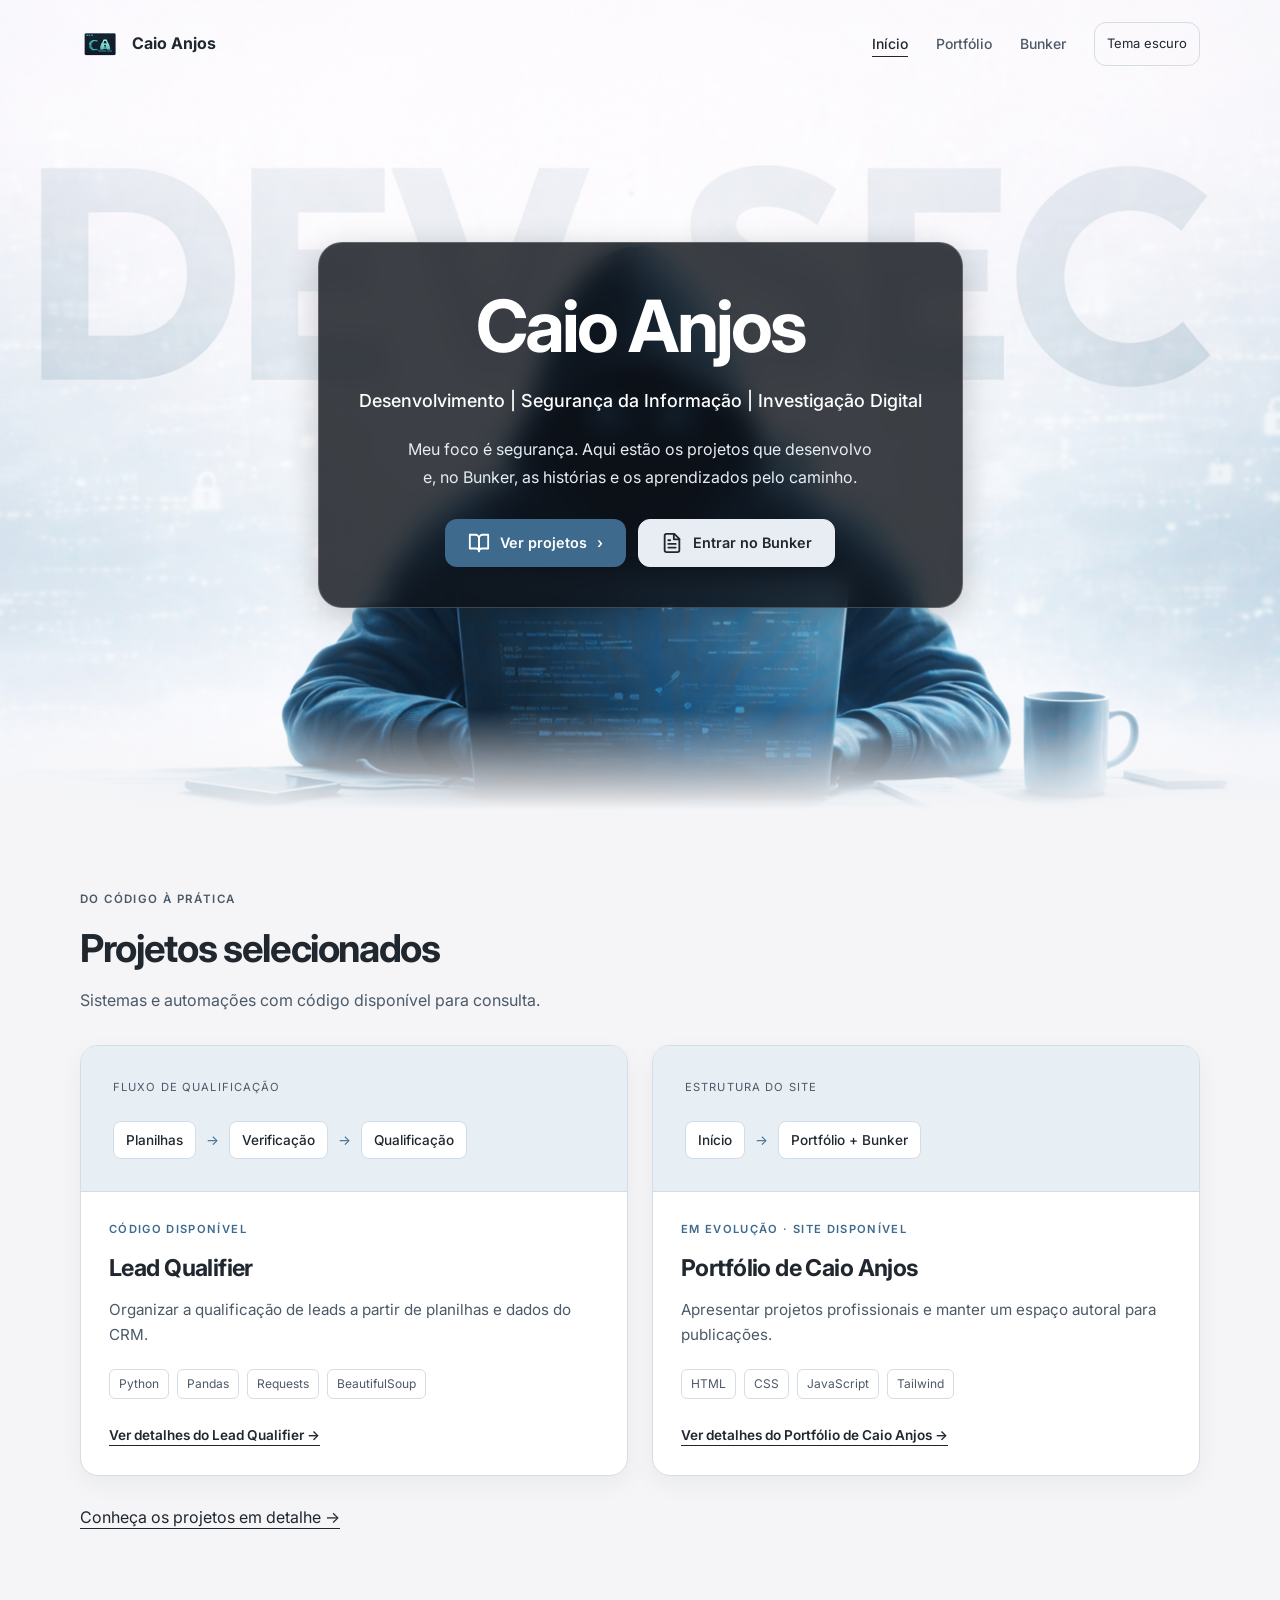
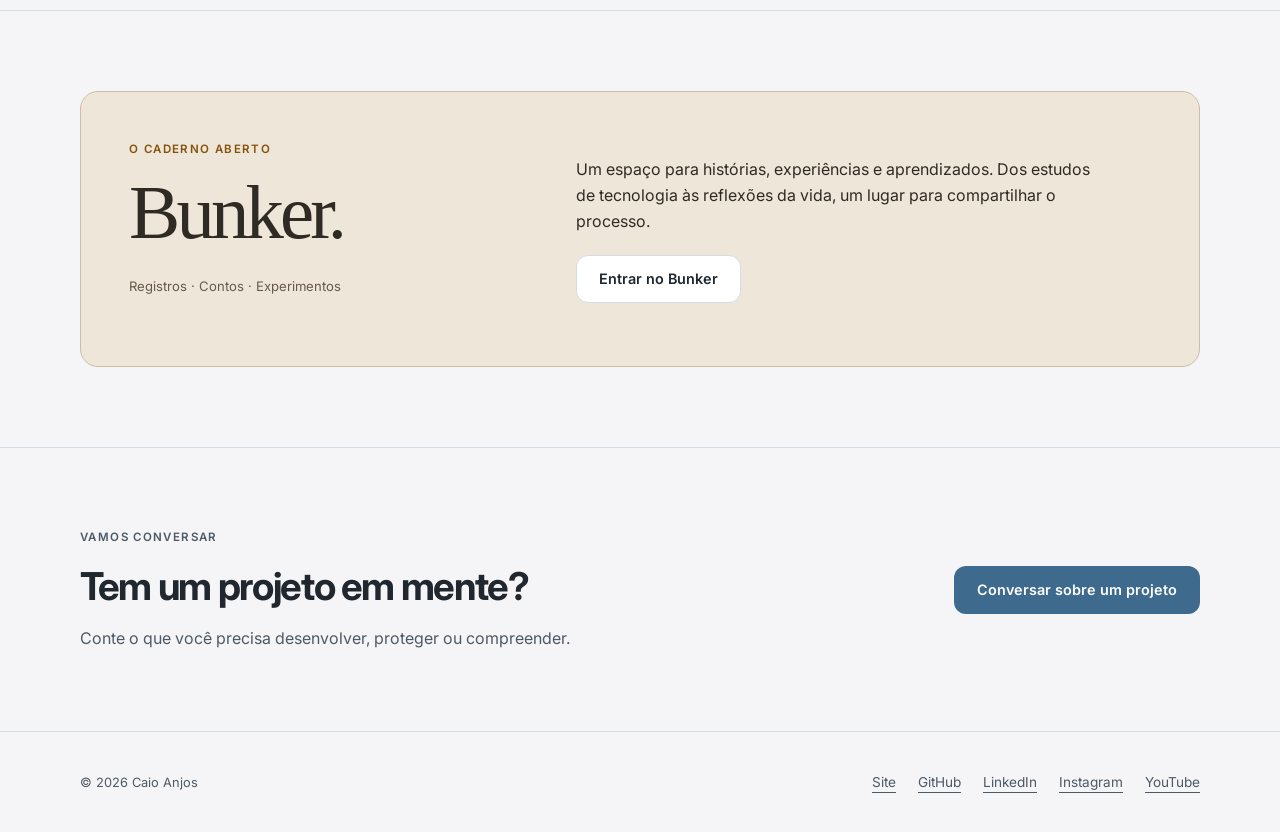
<file: index.html>
﻿<!DOCTYPE html>
<html lang="pt-BR">

<head>
    <meta charset="UTF-8">
    <meta name="viewport" content="width=device-width, initial-scale=1.0">
    <title>Caio Anjos — DEV.SEC</title>
    <meta name="description"
        content="Caio Anjos — Desenvolvimento, Segurança da Informação e Investigação Digital. Portfólio e Bunker.">
    <link rel="stylesheet" href="assets/css/base.css">
    <link rel="stylesheet" href="assets/css/hub.css">
    <link rel="preconnect" href="https://fonts.googleapis.com">
    <link rel="preconnect" href="https://fonts.gstatic.com" crossorigin>
    <link href="https://fonts.googleapis.com/css2?family=Inter:wght@400;500;600;700&display=swap" rel="stylesheet">
<meta property="og:title" content="Caio Anjos — Portfólio e Bunker">
<meta property="og:description" content="Projetos de desenvolvimento, segurança da informação e investigação digital. Histórias, experiências e aprendizados no Bunker.">
<link rel="icon" type="image/png" href="assets/img/Logo.png">
</head>

<body class="light-mode home-page">
<a class="skip-link" href="#main">Pular para o conteúdo</a>
 <div class="nav-overlay"></div><header>
 <div class="logo-container"><a href="index.html" aria-label="Caio Anjos — início"><img src="assets/img/Logo.png" alt="" class="logo"><span class="brand-name">Caio Anjos</span></a></div>
 <button class="hamburger" aria-label="Abrir menu" aria-expanded="false" aria-controls="site-nav"><span></span><span></span><span></span></button>
 <nav id="site-nav" aria-label="Navegação principal"><ul><li><a href="index.html" aria-current="page">Início</a></li><li><a href="portfolio/" >Portfólio</a></li><li><a href="bunker/" >Bunker</a></li>
 <li><button id="theme-toggle" class="btn-icon" aria-label="Alternar tema"><span class="sun-icon">Tema claro</span><span class="moon-icon">Tema escuro</span></button></li></ul></nav></header>

    <main id="main" tabindex="-1">
        <section class="hub-hero">
            <!-- Camadas de fundo — mesmo sistema do portfólio -->
            <div class="hero-background-layer layer-1"></div>
            <div class="hero-background-layer layer-2"></div>
            <div class="hero-background-layer layer-3"></div>
            <div class="hero-background-layer layer-4"></div>

            <div class="hub-content">
                <h1>Caio Anjos</h1>
                <p class="hub-subtitle">Desenvolvimento | Segurança da Informação | Investigação Digital</p>
                <p class="hub-description">
                    Meu foco é segurança. Aqui estão os projetos que desenvolvo e, no Bunker, as histórias e os aprendizados pelo caminho.
                </p>

                <div class="hub-buttons">
                    <a href="portfolio/#portfolio" class="btn-primary btn-lg">
                        <svg xmlns="http://www.w3.org/2000/svg" width="22" height="22" viewBox="0 0 24 24" fill="none"
                            stroke="currentColor" stroke-width="2" stroke-linecap="round" stroke-linejoin="round">
                            <path d="M2 3h6a4 4 0 0 1 4 4v14a3 3 0 0 0-3-3H2z"></path>
                            <path d="M22 3h-6a4 4 0 0 0-4 4v14a3 3 0 0 1 3-3h7z"></path>
                        </svg>
                        Ver projetos
                        <span class="arrow">›</span>
                    </a>
                    <a href="bunker/" class="btn-secondary btn-lg">
                        <svg xmlns="http://www.w3.org/2000/svg" width="22" height="22" viewBox="0 0 24 24" fill="none"
                            stroke="currentColor" stroke-width="2" stroke-linecap="round" stroke-linejoin="round">
                            <path d="M14.5 2H6a2 2 0 0 0-2 2v16a2 2 0 0 0 2 2h12a2 2 0 0 0 2-2V7.5L14.5 2z"></path>
                            <polyline points="14 2 14 8 20 8"></polyline>
                            <line x1="16" y1="13" x2="8" y2="13"></line>
                            <line x1="16" y1="17" x2="8" y2="17"></line>
                            <polyline points="10 9 9 9 8 9"></polyline>
                        </svg>
                        Entrar no Bunker
                    </a>
                </div>
            </div>
        </section>

<section class="section"><div class="site-container"><div class="section-heading"><p class="eyebrow">Do código à prática</p><h2>Projetos selecionados</h2><p>Sistemas e automações com código disponível para consulta.</p></div><div id="home-projects" class="projects-grid"></div><noscript><p><a class="inline-link" href="https://github.com/caiooanjos">Consulte meus projetos no GitHub.</a></p></noscript><div class="section-tail"><a class="inline-link" href="portfolio/#portfolio">Conheça os projetos em detalhe →</a></div></div></section>
<section class="section bunker-entry"><div class="site-container bunker-invitation"><div><p class="eyebrow">O caderno aberto</p><h2>Bunker.</h2><p class="format-line">Registros · Contos · Experimentos</p></div><div><p>Um espaço para histórias, experiências e aprendizados. Dos estudos de tecnologia às reflexões da vida, um lugar para compartilhar o processo.</p><a class="btn-secondary" href="bunker/">Entrar no Bunker</a><div id="home-publication" hidden></div></div></div></section>
<section id="contato" class="section contact-section"><div class="site-container contact-inner"><div class="contact-copy"><p class="eyebrow">Vamos conversar</p><h2>Tem um projeto em mente?</h2><p>Conte o que você precisa desenvolver, proteger ou compreender.</p></div><a class="btn-primary" href="mailto:caioanjos@souaglaia.com">Conversar sobre um projeto</a></div></section></main>

    <footer class="site-footer"><div class="site-container footer-inner"><p>© 2026 Caio Anjos</p><div class="social-links" aria-label="Redes e contato"><a href="https://caioanjos.online">Site</a><a href="https://github.com/caiooanjos">GitHub</a><a href="https://www.linkedin.com/in/caiooanjo/">LinkedIn</a><a href="https://instagram.com/oanjoscaio">Instagram</a><a href="https://www.youtube.com/@ocaioanjos">YouTube</a></div></div></footer>

    <script src="assets/js/base.js"></script>
    <script src="assets/js/projects.js"></script><script src="bunker/publications.js"></script><script src="assets/js/publications.js"></script><script src="assets/js/hub.js"></script>
</body>

</html>
</file>
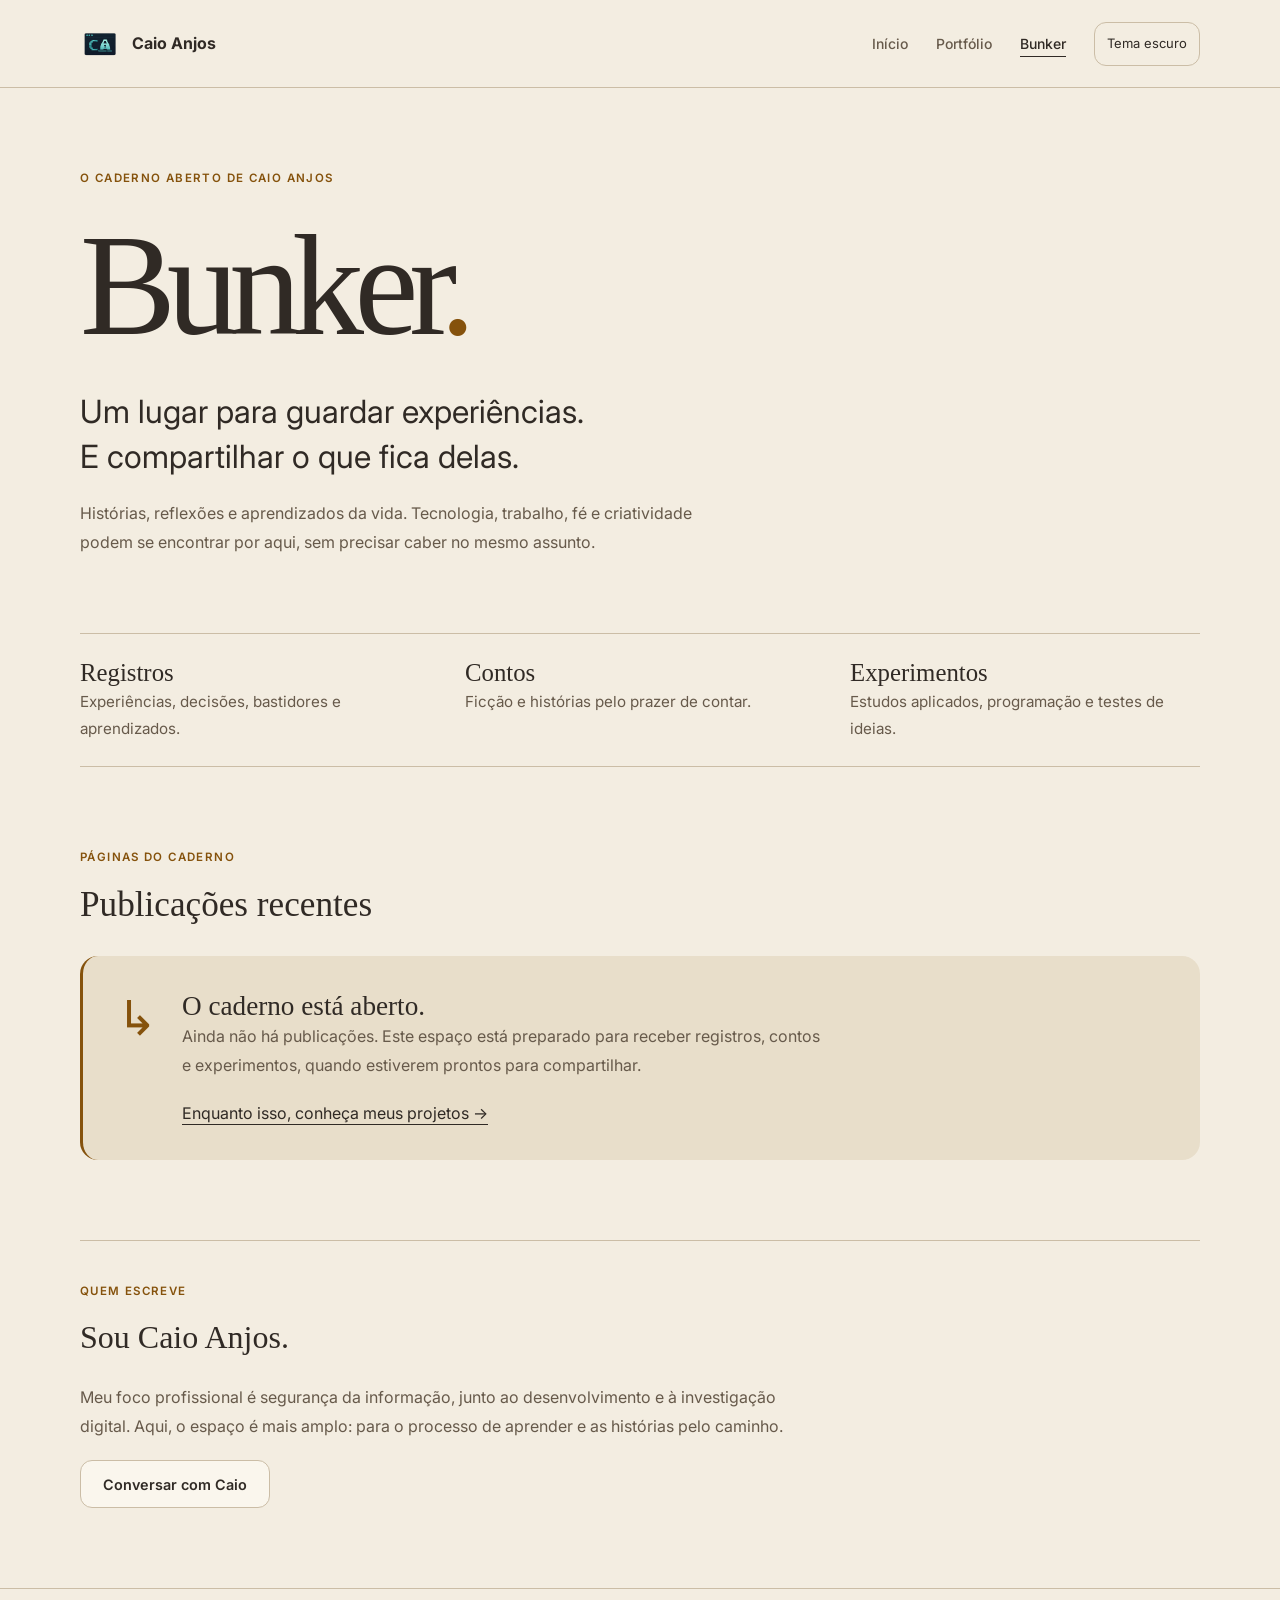
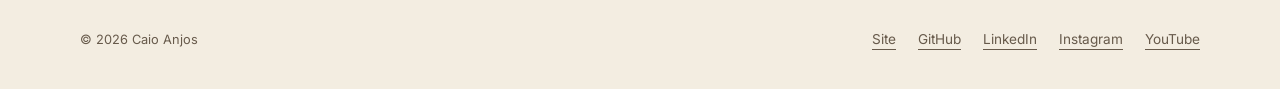
<file: bunker/index.html>
<!doctype html><html lang="pt-BR"><head><meta charset="utf-8"><meta name="viewport" content="width=device-width, initial-scale=1"><title>Bunker — Caio Anjos</title><meta name="description" content="Histórias, experiências e aprendizados de Caio Anjos. Registros, contos e experimentos."><meta property="og:title" content="Bunker — Caio Anjos"><meta property="og:description" content="Histórias, experiências e aprendizados de Caio Anjos. Registros, contos e experimentos."><link rel="stylesheet" href="../assets/css/base.css"><link rel="stylesheet" href="../bunker/bunker.css"><link rel="icon" type="image/png" href="../assets/img/Logo.png">
<link rel="preconnect" href="https://fonts.googleapis.com"><link rel="preconnect" href="https://fonts.gstatic.com" crossorigin><link href="https://fonts.googleapis.com/css2?family=Inter:wght@400;500;600;700&display=swap" rel="stylesheet"></head><body class="light-mode bunker"><a class="skip-link" href="#main">Pular para o conteúdo</a>
 <div class="nav-overlay"></div><header>
 <div class="logo-container"><a href="../index.html" aria-label="Caio Anjos — início"><img src="../assets/img/Logo.png" alt="" class="logo"><span class="brand-name">Caio Anjos</span></a></div>
 <button class="hamburger" aria-label="Abrir menu" aria-expanded="false" aria-controls="site-nav"><span></span><span></span><span></span></button>
 <nav id="site-nav" aria-label="Navegação principal"><ul><li><a href="../index.html" >Início</a></li><li><a href="../portfolio/" >Portfólio</a></li><li><a href="../bunker/" aria-current="page">Bunker</a></li>
 <li><button id="theme-toggle" class="btn-icon" aria-label="Alternar tema"><span class="sun-icon">Tema claro</span><span class="moon-icon">Tema escuro</span></button></li></ul></nav></header><main id="main" tabindex="-1" class="bunker-main"><section class="bunker-intro"><p class="eyebrow">O caderno aberto de Caio Anjos</p><h1>Bunker<span aria-hidden="true">.</span></h1><p class="intro-copy">Um lugar para guardar experiências.<br>E compartilhar o que fica delas.</p><p>Histórias, reflexões e aprendizados da vida. Tecnologia, trabalho, fé e criatividade podem se encontrar por aqui, sem precisar caber no mesmo assunto.</p></section><section class="formats" aria-label="Formatos do Bunker"><div><h2>Registros</h2><p>Experiências, decisões, bastidores e aprendizados.</p></div><div><h2>Contos</h2><p>Ficção e histórias pelo prazer de contar.</p></div><div><h2>Experimentos</h2><p>Estudos aplicados, programação e testes de ideias.</p></div></section><section id="featured" hidden aria-label="Publicação em destaque"></section><section class="recent"><p class="eyebrow">Páginas do caderno</p><h2>Publicações recentes</h2><div id="publications"><div class="empty-state"><span class="note-mark" aria-hidden="true">↳</span><div><h3>O caderno está aberto.</h3><p>Ainda não há publicações. Este espaço está preparado para receber registros, contos e experimentos, quando estiverem prontos para compartilhar.</p><a class="inline-link" href="../portfolio/#portfolio">Enquanto isso, conheça meus projetos →</a></div></div></div><noscript><p>A lista de publicações precisa de JavaScript. Ainda não há publicações nesta versão.</p></noscript></section><aside class="author"><p class="eyebrow">Quem escreve</p><h2>Sou Caio Anjos.</h2><p>Meu foco profissional é segurança da informação, junto ao desenvolvimento e à investigação digital. Aqui, o espaço é mais amplo: para o processo de aprender e as histórias pelo caminho.</p><a class="btn-secondary" href="mailto:caioanjos@souaglaia.com">Conversar com Caio</a></aside></main><footer class="site-footer"><div class="site-container footer-inner"><p>© 2026 Caio Anjos</p><div class="social-links" aria-label="Redes e contato"><a href="https://caioanjos.online">Site</a><a href="https://github.com/caiooanjos">GitHub</a><a href="https://www.linkedin.com/in/caiooanjo/">LinkedIn</a><a href="https://instagram.com/oanjoscaio">Instagram</a><a href="https://www.youtube.com/@ocaioanjos">YouTube</a></div></div></footer><script src="../assets/js/base.js"></script><script src="publications.js"></script><script src="../assets/js/publications.js"></script><script src="bunker.js"></script></body></html>
</file>
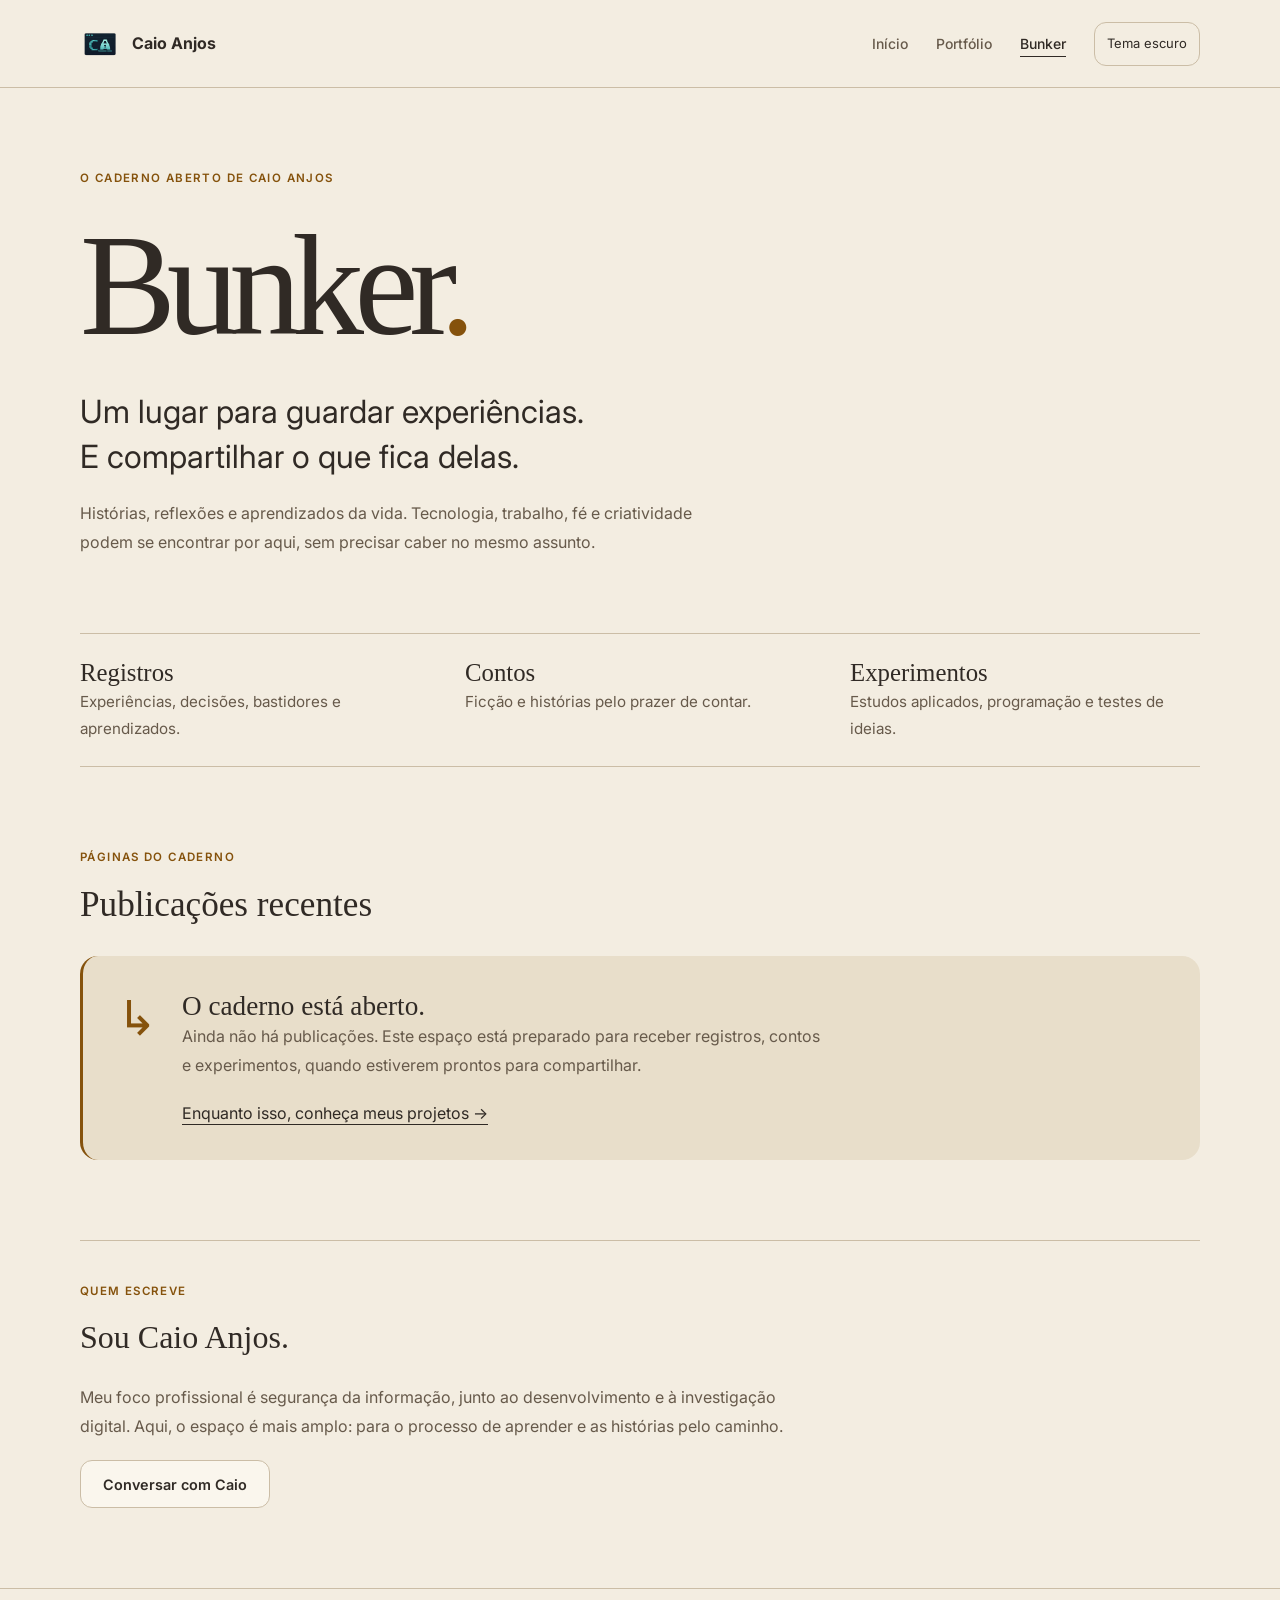
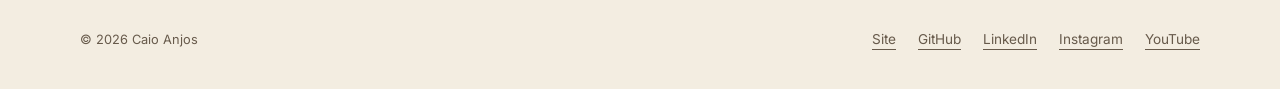
<file: lab/index.html>
<!doctype html><html lang="pt-BR"><head><meta charset="utf-8"><meta name="viewport" content="width=device-width, initial-scale=1"><title>Bunker — Caio Anjos</title><meta name="description" content="O espaço autoral de Caio Anjos agora é o Bunker."><meta http-equiv="refresh" content="0;url=../bunker/"><script>location.replace('../bunker/' + location.search + location.hash);</script></head><body><p>Este espaço agora é o Bunker. <a href="../bunker/">Entrar no Bunker</a>.</p></body></html>
</file>
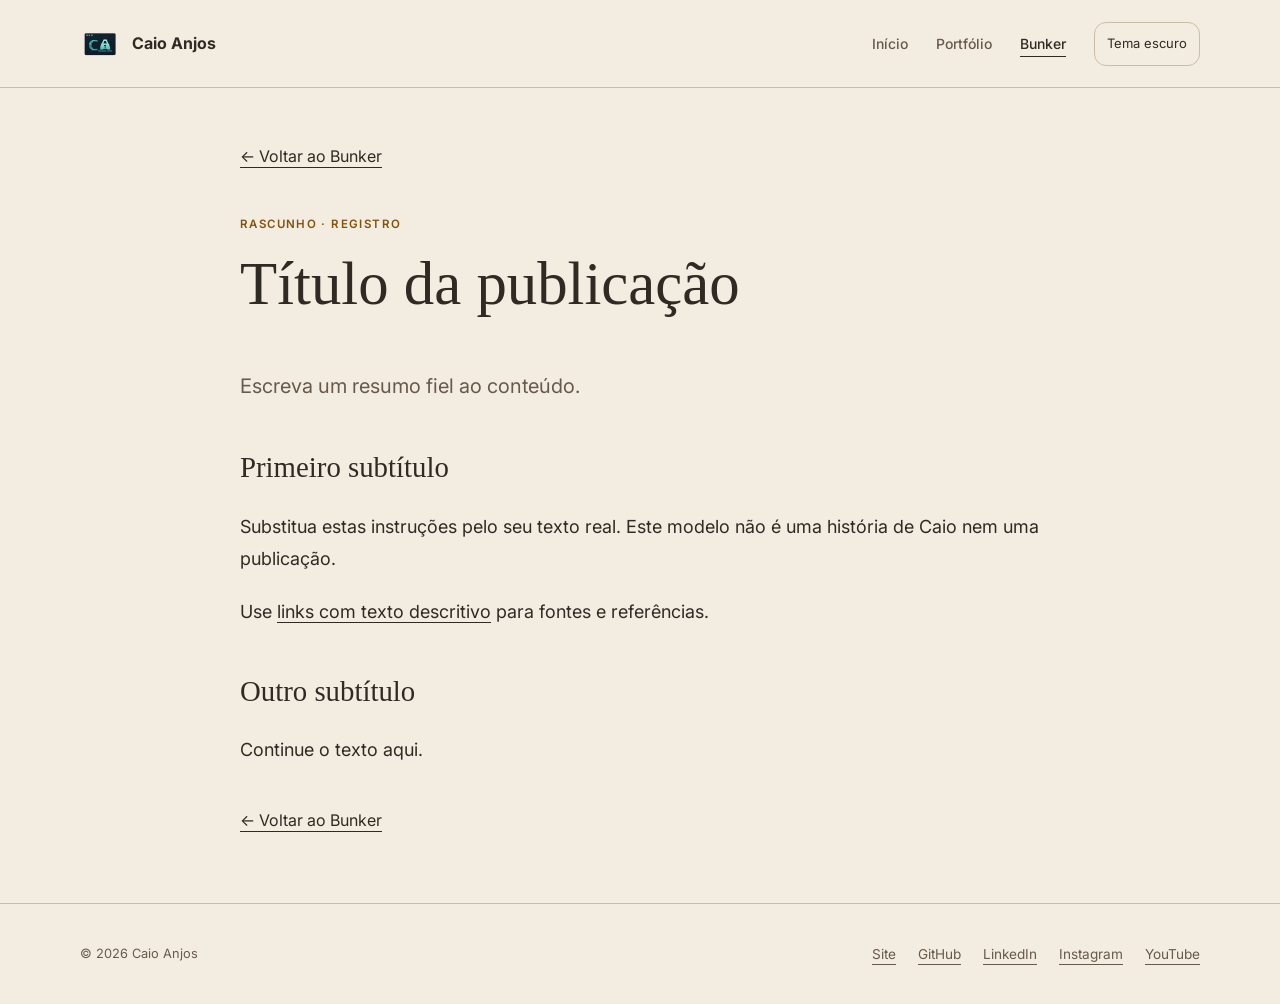
<file: drafts/publicacao.html>
<!doctype html><html lang="pt-BR"><head><meta charset="utf-8"><meta name="viewport" content="width=device-width, initial-scale=1"><title>Rascunho — título da publicação</title><meta name="description" content="Modelo não publicado. Substituir pelo resumo real."><meta property="og:title" content="Rascunho — título da publicação"><meta property="og:description" content="Modelo não publicado. Substituir pelo resumo real."><link rel="stylesheet" href="../assets/css/base.css"><link rel="stylesheet" href="../bunker/bunker.css"><meta name="robots" content="noindex, nofollow"><link rel="icon" type="image/png" href="../assets/img/Logo.png">
<link rel="preconnect" href="https://fonts.googleapis.com"><link rel="preconnect" href="https://fonts.gstatic.com" crossorigin><link href="https://fonts.googleapis.com/css2?family=Inter:wght@400;500;600;700&display=swap" rel="stylesheet"></head><body class="light-mode bunker"><a class="skip-link" href="#main">Pular para o conteúdo</a>
 <div class="nav-overlay"></div><header>
 <div class="logo-container"><a href="../index.html" aria-label="Caio Anjos — início"><img src="../assets/img/Logo.png" alt="" class="logo"><span class="brand-name">Caio Anjos</span></a></div>
 <button class="hamburger" aria-label="Abrir menu" aria-expanded="false" aria-controls="site-nav"><span></span><span></span><span></span></button>
 <nav id="site-nav" aria-label="Navegação principal"><ul><li><a href="../index.html" >Início</a></li><li><a href="../portfolio/" >Portfólio</a></li><li><a href="../bunker/" aria-current="page">Bunker</a></li>
 <li><button id="theme-toggle" class="btn-icon" aria-label="Alternar tema"><span class="sun-icon">Tema claro</span><span class="moon-icon">Tema escuro</span></button></li></ul></nav></header><main id="main" tabindex="-1" class="bunker-main reading"><article><a class="inline-link" href="../bunker/">← Voltar ao Bunker</a><p class="eyebrow">Rascunho · Registro</p><h1>Título da publicação</h1><p class="article-summary">Escreva um resumo fiel ao conteúdo.</p><!-- Na publicação, inserir: <time datetime="AAAA-MM-DD">data real por extenso</time> -->
<!-- Etiquetas opcionais: <ul class="tags"><li>Tecnologia</li></ul> -->
<!-- Capa opcional: <figure><img src="../assets/img/sua-capa.jpg" alt="Descrição da imagem"><figcaption>Legenda e crédito.</figcaption></figure> -->
<div class="prose"><h2>Primeiro subtítulo</h2><p>Substitua estas instruções pelo seu texto real. Este modelo não é uma história de Caio nem uma publicação.</p><p>Use <a href="../portfolio/">links com texto descritivo</a> para fontes e referências.</p><h2>Outro subtítulo</h2><p>Continue o texto aqui.</p>
<!-- Imagem no texto: <figure><img src="../assets/img/sua-imagem.jpg" alt="Descrição útil" loading="lazy"><figcaption>Legenda.</figcaption></figure> -->
<!-- Vídeo opcional: <video controls preload="metadata"><source src="../assets/video/seu-video.mp4" type="video/mp4"><track kind="captions" src="../assets/video/legendas.vtt" srclang="pt-BR" label="Português" default></video><p>Transcrição ou resumo do vídeo.</p> -->
</div><a class="inline-link" href="../bunker/">← Voltar ao Bunker</a></article></main><footer class="site-footer"><div class="site-container footer-inner"><p>© 2026 Caio Anjos</p><div class="social-links" aria-label="Redes e contato"><a href="https://caioanjos.online">Site</a><a href="https://github.com/caiooanjos">GitHub</a><a href="https://www.linkedin.com/in/caiooanjo/">LinkedIn</a><a href="https://instagram.com/oanjoscaio">Instagram</a><a href="https://www.youtube.com/@ocaioanjos">YouTube</a></div></div></footer><script src="../assets/js/base.js"></script></body></html>
</file>
<file: assets/css/base.css>
﻿/* Shared visual foundation: navigation, spacing, surfaces and interaction. */
:root {
    --font-main: 'Inter', 'Segoe UI', sans-serif;
    --content-width: 1120px;
    --gutter: 28px;
    --section-space: 80px;
    --header-height: 88px;
    --radius: 18px;
    --control-radius: 12px;
    --transition-speed: .2s;
    --accent-cyan: #95fdf5;
}
* { box-sizing: border-box; }
html { scroll-padding-top: 24px; }
body {
    --bg-main: #f5f5f7; --bg-card: #ffffff; --bg-card-hover: #eaf0f4;
    --text-main: #20272f; --text-sec: #4c5967; --text-mut: #596779;
    --accent: #3e6a8e; --accent-hover: #315573; --accent-light: #e7eef4;
    --border-color: #d4dde5; --button-ink: #ffffff;
    --shadow: 0 8px 24px rgba(25, 44, 60, .05);
    margin: 0; background: var(--bg-main); color: var(--text-main);
    font-family: var(--font-main); font-size: 16px; line-height: 1.65;
    transition: background-color var(--transition-speed), color var(--transition-speed);
}
body.dark-mode {
    --bg-main: #0d1117; --bg-card: #171f28; --bg-card-hover: #202c37;
    --text-main: #f0f4f7; --text-sec: #c1ccd6; --text-mut: #a6b7c7;
    --accent: #95fdf5; --accent-hover: #bafff9; --accent-light: #20363b;
    --border-color: #354351; --button-ink: #142328;
    --shadow: 0 8px 24px rgba(0, 0, 0, .12);
}
a { text-decoration: none; color: inherit; }
button, input, textarea { font: inherit; }
button { cursor: pointer; }
img { max-width: 100%; }
h1, h2, h3, p { margin-top: 0; }
h1, h2, h3 { line-height: 1.2; }
p { margin-bottom: 20px; }
::selection { background: var(--accent-light); color: var(--text-main); }
.site-container { width: min(var(--content-width), calc(100% - var(--gutter) * 2)); margin-inline: auto; }
.section { padding-block: var(--section-space); }
.section-heading { margin-bottom: 32px; max-width: 690px; }
.section-heading h2, .contact-copy h2 { font-size: clamp(1.8rem, 3vw, 2.5rem); font-weight: 700; letter-spacing: -.035em; margin-bottom: 16px; }
.section-heading p, .contact-copy p { color: var(--text-sec); }
.eyebrow { color: var(--accent); font-size: .72rem; text-transform: uppercase; letter-spacing: .12em; font-weight: 600; margin-bottom: 16px; }
.inline-link { text-decoration: underline; text-underline-offset: 5px; }
.inline-link:hover { color: var(--accent); }
.actions { display: flex; align-items: center; gap: 12px; flex-wrap: wrap; }
/* Identical header geometry across every route; only the home overlays its banner. */
header {
    position: relative; z-index: 60; display: flex; align-items: center; justify-content: space-between;
    gap: 20px; min-height: var(--header-height);
    padding: 18px max(var(--gutter), calc((100% - var(--content-width)) / 2));
    border-bottom: 1px solid var(--border-color);
}
.home-page header { position: absolute; width: 100%; border-color: transparent; }
.logo-container a { display: flex; align-items: center; gap: 12px; }
.logo { display: block; width: 40px; height: 40px; object-fit: contain; }
.brand-name { font-weight: 700; font-size: 16px; white-space: nowrap; }
nav ul { display: flex; list-style: none; gap: 28px; align-items: center; margin: 0; padding: 0; }
nav a { display: inline-flex; align-items: center; min-height: 44px; font-size: 14px; font-weight: 500; color: var(--text-sec); }
nav a:hover, nav a[aria-current='page'] { color: var(--text-main); }
nav a[aria-current='page'] { text-decoration: underline; text-underline-offset: 7px; }
.btn-icon { display: inline-flex; align-items: center; justify-content: center; min-height: 44px; padding: 8px 12px; background: transparent; color: inherit; border: 1px solid var(--border-color); border-radius: var(--control-radius); font-size: 13px; }
.btn-icon:hover { background: var(--bg-card-hover); }
.sun-icon { display: none; }
.moon-icon { display: block; }
.dark-mode .sun-icon { display: block; }
.dark-mode .moon-icon { display: none; }
.btn-primary, .btn-secondary {
    display: inline-flex; align-items: center; justify-content: center; gap: 10px;
    min-height: 48px; padding: 12px 22px; border: 1px solid transparent;
    border-radius: var(--control-radius); font: 600 .9rem/1.5 var(--font-main);
    text-align: center; text-decoration: none; transition: background-color var(--transition-speed), border-color var(--transition-speed);
}
.btn-primary { color: var(--button-ink); background: var(--accent); }
.btn-primary:hover { background: var(--accent-hover); }
.btn-secondary { background: var(--bg-card); border-color: var(--border-color); color: var(--text-main); }
.btn-secondary:hover { background: var(--bg-card-hover); border-color: var(--accent); }
.btn-primary svg, .btn-secondary svg { flex: none; }
.site-footer { padding-block: 28px; border-top: 1px solid var(--border-color); font-size: .8rem; color: var(--text-sec); }
.footer-inner { display: flex; align-items: center; justify-content: space-between; gap: 18px; }
.site-footer p { margin: 0; }
.social-links { display: flex; gap: 12px 22px; flex-wrap: wrap; }
.social-links a { display: inline-flex; align-items: center; min-height: 44px; font-size: .85rem; text-decoration: underline; text-underline-offset: 5px; }
.social-links a:hover { color: var(--accent); }
.contact-section { border-top: 1px solid var(--border-color); }
.contact-inner { display: flex; align-items: center; justify-content: space-between; gap: 40px; }
.contact-copy { max-width: 650px; }
.contact-copy p:last-child { margin-bottom: 0; }
/* Project components reused by the home, portfolio and opening highlight. */
.projects-grid { display: grid; grid-template-columns: repeat(2, minmax(0, 1fr)); gap: 24px; }
.project-card { background: var(--bg-card); border: 1px solid var(--border-color); border-radius: var(--radius); overflow: hidden; box-shadow: var(--shadow); min-width: 0; }
.project-visual { padding: 32px; background: var(--accent-light); border-bottom: 1px solid var(--border-color); }
.project-visual p { color: var(--text-sec); font-size: .7rem; letter-spacing: .1em; text-transform: uppercase; margin-bottom: 24px; }
.project-flow { display: flex; align-items: center; flex-wrap: wrap; gap: 10px; font: 500 .85rem/1.5 var(--font-main); }
.project-flow span { padding: 8px 12px; background: var(--bg-card); border: 1px solid var(--border-color); border-radius: 8px; }
.project-flow b { color: var(--accent); font-weight: 400; }
.project-content { padding: 28px; }
.project-content h2, .project-content h3 { font-size: 1.45rem; font-weight: 700; letter-spacing: -.025em; margin: 0 0 14px; }
.project-content p { color: var(--text-sec); font-size: .95rem; }
.project-content .eyebrow { color: var(--accent); font-size: .7rem; }
.project-tags { list-style: none; padding: 0; display: flex; flex-wrap: wrap; gap: 8px; margin: 22px 0; }
.project-tags li { padding: 4px 9px; border: 1px solid var(--border-color); border-radius: 6px; font-size: .75rem; color: var(--text-sec); }
.project-details { border-top: 1px solid var(--border-color); padding-top: 16px; margin: 20px 0; }
.project-details summary { cursor: pointer; font-size: .85rem; font-weight: 600; }
.project-details p { margin-top: 14px; }
.project-card .inline-link { font-size: .85rem; font-weight: 600; }
.section-tail { margin-top: 28px; }
/* Mobile navigation and keyboard interaction. */
.hamburger { display: none; flex-direction: column; gap: 5px; background: none; border: none; color: inherit; min-width: 44px; min-height: 44px; align-items: center; justify-content: center; padding: 5px; z-index: 100; }
.hamburger span { display: block; width: 24px; height: 2px; background: currentColor; transition: transform var(--transition-speed), opacity var(--transition-speed); }
.hamburger.active span:nth-child(1) { transform: translateY(7px) rotate(45deg); }
.hamburger.active span:nth-child(2) { opacity: 0; }
.hamburger.active span:nth-child(3) { transform: translateY(-7px) rotate(-45deg); }
.nav-overlay { display: none; position: fixed; inset: 0; background: rgba(0,0,0,.45); z-index: 40; }
:focus-visible { outline: 3px solid var(--accent); outline-offset: 5px; }
.skip-link { position: fixed; top: 10px; left: 16px; transform: translateY(-170%); padding: 12px 18px; background: var(--bg-card); color: var(--text-main); z-index: 200; }
.skip-link:focus { transform: translateY(0); }
@media (max-width: 768px) {
    :root { --gutter: 22px; --section-space: 52px; --header-height: 80px; }
    header { padding-block: 17px; gap: 12px; }
    .hamburger { display: flex; }
    nav { position: fixed; inset: 0 0 0 auto; width: min(82%, 320px); height: 100dvh; padding: 88px 28px 28px; background: var(--bg-card); z-index: 50; transform: translateX(100%); visibility: hidden; transition: transform var(--transition-speed); overflow-y: auto; }
    nav.open { transform: translateX(0); visibility: visible; }
    nav ul { flex-direction: column; align-items: flex-start; gap: 18px; }
    nav a { font-size: 16px; }
    .nav-overlay.show { display: block; }
    .projects-grid { grid-template-columns: 1fr; }
    .project-visual, .project-content { padding: 24px; }
    .contact-inner, .footer-inner { flex-direction: column; align-items: flex-start; gap: 24px; }
}
@media (prefers-reduced-motion: reduce) {
    *, *::before, *::after { animation: none !important; transition: none !important; scroll-behavior: auto !important; }
}
</file>
<file: assets/css/hub.css>
﻿/* Original cinematic composition; shared components continue below it. */
.hub-hero { position: relative; min-height: 90svh; display: flex; align-items: center; justify-content: center; padding: 140px var(--gutter) 100px; overflow: hidden; }
.hero-background-layer { position: absolute; inset: 0; background-size: cover; background-position: center; background-repeat: no-repeat; transition: opacity var(--transition-speed); }
.light-mode .layer-1 { background-image: url('../img/Background Claro.png'); z-index: 1; }
.light-mode .layer-2 { background-image: url('../img/Feixes de luz.png'); z-index: 2; opacity: .6; mix-blend-mode: overlay; }
.light-mode .layer-3, .light-mode .layer-4 { display: none; }
.dark-mode .layer-1 { background-image: url('../img/Background DevSec.png'); z-index: 1; }
.dark-mode .layer-2 { background-image: url('../img/Feixes de luz.png'); z-index: 2; mix-blend-mode: screen; }
.dark-mode .layer-3 { background-image: url('../img/Homem Luz de fundo.png'); z-index: 3; }
.dark-mode .layer-4 { background-image: url('../img/Contraste.png'); z-index: 4; mix-blend-mode: overlay; }
.hub-hero::after { content: ''; position: absolute; inset: auto 0 0; height: 100px; z-index: 5; background: linear-gradient(transparent, var(--bg-main)); pointer-events: none; }
.hub-content { position: relative; z-index: 10; max-width: 700px; padding: 40px; text-align: center; border-radius: 24px; color: #fff; background: rgba(13,17,23,.8); backdrop-filter: blur(12px); border: 1px solid rgba(255,255,255,.2); box-shadow: 0 8px 32px rgba(0,0,0,.2); }
.dark-mode .hub-content { background: rgba(13,17,23,.86); }
.hub-content h1 { font-size: clamp(2.6rem, 6vw, 4.5rem); font-weight: 700; margin: 0 0 18px; letter-spacing: -.04em; }
.dark-mode .hub-content h1 { color: var(--accent-cyan); }
.hub-subtitle { font-size: 1.12rem; font-weight: 500; line-height: 1.55; margin-bottom: 20px; }
.hub-description { font-size: 1rem; line-height: 1.75; margin: 0 auto 28px; max-width: 480px; color: #e4edf4; }
.hub-buttons { display: flex; gap: 12px; justify-content: center; flex-wrap: wrap; }
.hub-content .btn-secondary { background: #e7edf2; color: #20272f; border-color: #e7edf2; }
.hub-content .btn-secondary:hover { background: #fff; }
.hub-content :focus-visible { outline-color: #95fdf5; }
.bunker-entry { border-top: 1px solid var(--border-color); }
.bunker-invitation { display: grid; grid-template-columns: .8fr 1.2fr; gap: 64px; align-items: center; background: #eee6d8; color: #302a25; border: 1px solid #cbbda6; border-radius: var(--radius); padding: 48px; }
.bunker-invitation h2 { font: 400 clamp(3rem,6vw,4.8rem)/1 Georgia, serif; letter-spacing: -.05em; margin-bottom: 24px; }
.bunker-invitation .eyebrow { color: #85520c; }
.bunker-invitation p { max-width: 520px; }
.bunker-invitation .format-line { font-size: .82rem; color: #675a4b; }
.dark-mode .bunker-invitation { background: #28231d; color: #f3ede1; border-color: #625440; }
.dark-mode .bunker-invitation .eyebrow { color: #efbb65; }
.dark-mode .bunker-invitation .format-line { color: #c5b8a4; }
#home-publication:not([hidden]) { border-top: 1px solid currentColor; margin-top: 28px; padding-top: 20px; }
#home-publication h3 { font: 400 1.5rem/1.3 Georgia, serif; }
@media (max-width: 768px) {
    .hub-hero { min-height: 85svh; padding: 120px var(--gutter) 80px; }
    .hub-content { padding: 28px 20px; }
    .hub-subtitle { font-size: .95rem; }
    .hub-description { font-size: .92rem; }
    .bunker-invitation { grid-template-columns: 1fr; gap: 12px; padding: 28px; }
}
@media (max-width: 480px) { .hub-buttons a { width: 100%; } }
</file>
<file: bunker/bunker.css>
﻿/* Paper, walnut, graphite and amber: the Bunker notebook. */
body.bunker { --paper: #f3ede1; --ink: #302a25; --muted: #675a4b; --line: #cbbda6; --note: #e8deca; --amber: #85520c; --bg-main: var(--paper); --bg-card: #faf6ed; --bg-card-hover: var(--note); --text-main: var(--ink); --text-sec: var(--muted); --border-color: var(--line); --accent: var(--amber); --accent-hover: #684009; --button-ink: #fff; }
body.bunker.dark-mode { --paper: #211e1a; --ink: #f3ede1; --muted: #c5b8a4; --line: #625440; --note: #302a23; --amber: #efbb65; --bg-card: #28231d; --accent-hover: #ffd48e; --button-ink: #211e1a; }
.bunker-main { width: min(var(--content-width), calc(100% - var(--gutter) * 2)); margin: auto; }
.bunker-intro { max-width: 800px; padding: var(--section-space) 0 56px; }
.bunker .eyebrow { color: var(--amber); }
.bunker h1, .bunker h2, .bunker h3 { font-family: Georgia, 'Times New Roman', serif; font-weight: 400; }
.bunker-intro h1 { font-size: clamp(5rem, 13vw, 9rem); letter-spacing: -.065em; line-height: 1; margin: 25px 0 32px; }
.bunker-intro h1 span { color: var(--amber); }
.bunker-intro .intro-copy { font-size: clamp(1.4rem, 3vw, 2rem); line-height: 1.4; color: var(--ink); }
.bunker-main p { line-height: 1.8; }
.bunker-intro > p:last-child { max-width: 620px; color: var(--muted); }
.formats { display: grid; grid-template-columns: repeat(3,1fr); border-top: 1px solid var(--line); border-bottom: 1px solid var(--line); gap: 35px; padding: 24px 0; }
.formats h2 { font-size: 1.55rem; margin: 0; }
.formats p { color: var(--muted); font-size: .95rem; margin-bottom: 0; }
.recent { padding: var(--section-space) 0; }
.recent > h2 { font-size: 2.2rem; }
.empty-state { display: flex; gap: 25px; background: var(--note); padding: 34px; border-radius: var(--radius); border-left: 3px solid var(--amber); }
.note-mark { color: var(--amber); font: 3rem Georgia,serif; }
.empty-state h3 { font-size: 1.7rem; margin: 0; }
.empty-state p { max-width: 650px; color: var(--muted); }
.author { border-top: 1px solid var(--line); padding: 40px 0 var(--section-space); }
.author p { max-width: 740px; }
.author h2 { font-size: 2rem; }
.author p { color: var(--muted); }
.publication-card { display: block; padding: 25px 0; border-bottom: 1px solid var(--line); }
.publication-card h3 { font-size: 1.8rem; margin: 12px 0; }
.publication-card p { color: var(--muted); }
.publication-card img { width: 100%; max-height: 360px; object-fit: cover; border-radius: 8px; }
#featured:not([hidden]) { padding: 40px 0 0; }
.reading { max-width: 800px; padding-top: 55px; padding-bottom: 70px; }
.reading h1 { font-size: clamp(2.3rem,6vw,3.8rem); line-height: 1.1; overflow-wrap: anywhere; }
.reading .eyebrow { margin-top: 45px; }
.article-summary { font-size: 1.25rem; color: var(--muted); }
.reading time { display: block; color: var(--muted); margin: 25px 0; }
.prose { font-size: 1.125rem; line-height: 1.85; margin: 40px 0; overflow-wrap: anywhere; }
.prose h2 { font-size: 1.8rem; line-height: 1.3; margin-top: 45px; }
.prose a { text-decoration: underline; text-underline-offset: 4px; }
.reading img, .reading video, .reading iframe { max-width: 100%; height: auto; border-radius: 5px; }
.reading figure { margin: 32px 0; }
.reading figcaption { color: var(--muted); font-size: .9rem; margin-top: 10px; }
.tags { display: flex; flex-wrap: wrap; list-style: none; gap: 10px; padding: 0; color: var(--muted); }
.tags li { border: 1px solid var(--line); padding: 4px 10px; border-radius: 5px; }
@media (max-width: 600px) { .bunker-intro { padding-top: 48px; } .formats { grid-template-columns: 1fr; gap: 24px; } .empty-state { padding: 24px; } .note-mark { display: none; } }
</file>
